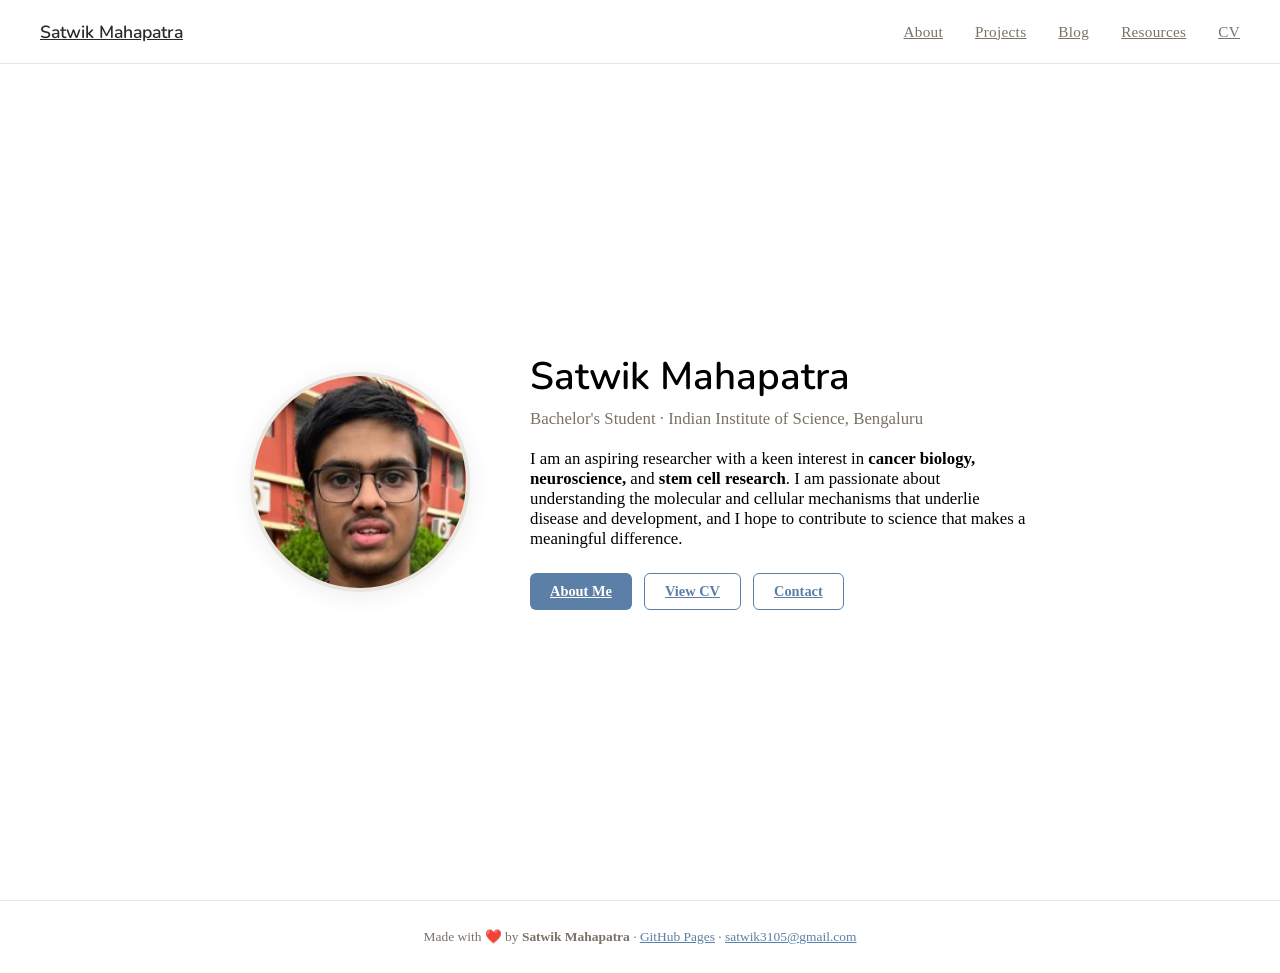
<file: index.html>
<!DOCTYPE html>
<html lang="en">
<head>
  <meta charset="UTF-8"/>
  <meta name="viewport" content="width=device-width, initial-scale=1.0"/>
  <title>Satwik Mahapatra</title>
  <link rel="stylesheet" href="style.css"/>
</head>
<body>
<nav>
  <a href="index.html" class="nav-brand">Satwik Mahapatra</a>
  <ul class="nav-links" id="navLinks">
    <li><a href="about.html">About</a></li>
    <li><a href="projects.html">Projects</a></li>
    <li><a href="blog.html">Blog</a></li>
    <li><a href="resources.html">Resources</a></li>
    <li><a href="cv.html">CV</a></li>
  </ul>
  <div class="hamburger" onclick="toggleMenu()"><span></span><span></span><span></span></div>
</nav>
<main>
  <section class="hero">
    <div class="hero-photo">
<img src="photo.png" alt="Satwik Mahapatra"/>
    </div>
    <div class="hero-text">
      <h1>Satwik Mahapatra</h1>
      <p class="subtitle">Bachelor's Student · Indian Institute of Science, Bengaluru</p>
      <p>I am an aspiring researcher with a keen interest in <strong>cancer biology, neuroscience,</strong> and <strong>stem cell research</strong>. I am passionate about understanding the molecular and cellular mechanisms that underlie disease and development, and I hope to contribute to science that makes a meaningful difference.</p>
      <div class="hero-links">
        <a href="about.html" class="btn btn-primary">About Me</a>
        <a href="cv.html" class="btn btn-outline">View CV</a>
        <a href="mailto:satwik3105@gmail.com" class="btn btn-outline">Contact</a>
      </div>
    </div>
  </section>
</main>
<footer>
  <p>Made with ❤️ by <strong>Satwik Mahapatra</strong> · <a href="https://pages.github.com" target="_blank">GitHub Pages</a> · <a href="mailto:satwik3105@gmail.com">satwik3105@gmail.com</a></p>
</footer>
<script src="nav.js"></script>
</body>
</html>
</file>
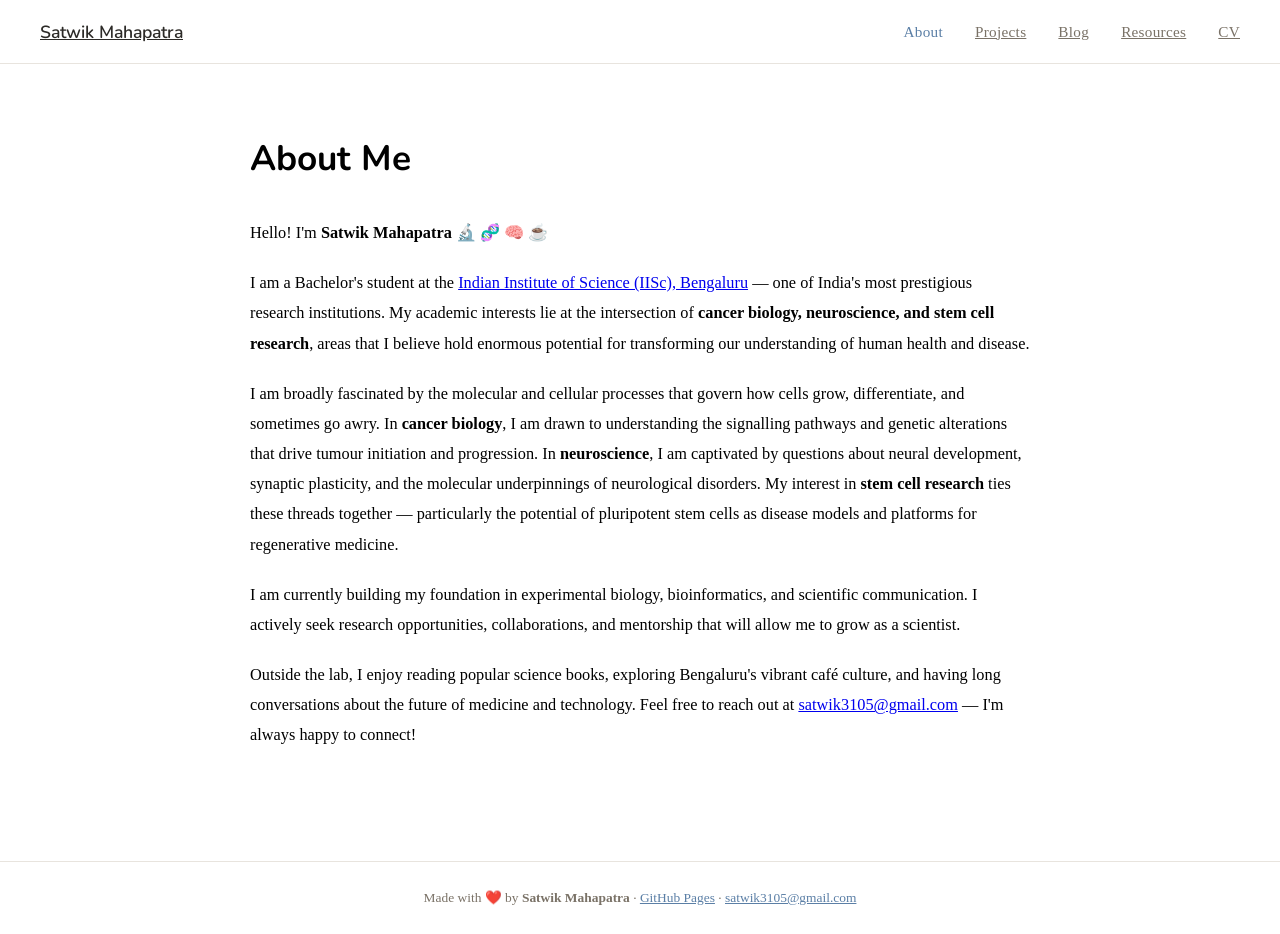
<file: about.html>
<!DOCTYPE html>
<html lang="en">
<head>
  <meta charset="UTF-8"/>
  <meta name="viewport" content="width=device-width, initial-scale=1.0"/>
  <title>About · Satwik Mahapatra</title>
  <link rel="stylesheet" href="style.css"/>
</head>
<body>
<nav>
  <a href="index.html" class="nav-brand">Satwik Mahapatra</a>
  <ul class="nav-links" id="navLinks">
    <li><a href="about.html">About</a></li>
    <li><a href="projects.html">Projects</a></li>
    <li><a href="blog.html">Blog</a></li>
    <li><a href="resources.html">Resources</a></li>
    <li><a href="cv.html">CV</a></li>
  </ul>
  <div class="hamburger" onclick="toggleMenu()"><span></span><span></span><span></span></div>
</nav>
<main>
  <div class="page-content">
    <h1><strong>About Me</strong></h1>
    <div class="about-body">
      <p>Hello! I'm <strong>Satwik Mahapatra</strong> 🔬 🧬 🧠 ☕</p>
      <p>I am a Bachelor's student at the <a href="https://iisc.ac.in" target="_blank">Indian Institute of Science (IISc), Bengaluru</a> — one of India's most prestigious research institutions. My academic interests lie at the intersection of <strong>cancer biology, neuroscience, and stem cell research</strong>, areas that I believe hold enormous potential for transforming our understanding of human health and disease.</p>
      <p>I am broadly fascinated by the molecular and cellular processes that govern how cells grow, differentiate, and sometimes go awry. In <strong>cancer biology</strong>, I am drawn to understanding the signalling pathways and genetic alterations that drive tumour initiation and progression. In <strong>neuroscience</strong>, I am captivated by questions about neural development, synaptic plasticity, and the molecular underpinnings of neurological disorders. My interest in <strong>stem cell research</strong> ties these threads together — particularly the potential of pluripotent stem cells as disease models and platforms for regenerative medicine.</p>
      <p>I am currently building my foundation in experimental biology, bioinformatics, and scientific communication. I actively seek research opportunities, collaborations, and mentorship that will allow me to grow as a scientist.</p>
      <p>Outside the lab, I enjoy reading popular science books, exploring Bengaluru's vibrant café culture, and having long conversations about the future of medicine and technology. Feel free to reach out at <a href="mailto:satwik3105@gmail.com">satwik3105@gmail.com</a> — I'm always happy to connect!</p>
    </div>
  </div>
</main>
<footer>
  <p>Made with ❤️ by <strong>Satwik Mahapatra</strong> · <a href="https://pages.github.com" target="_blank">GitHub Pages</a> · <a href="mailto:satwik3105@gmail.com">satwik3105@gmail.com</a></p>
</footer>
<script src="nav.js"></script>
</body>
</html>
</file>
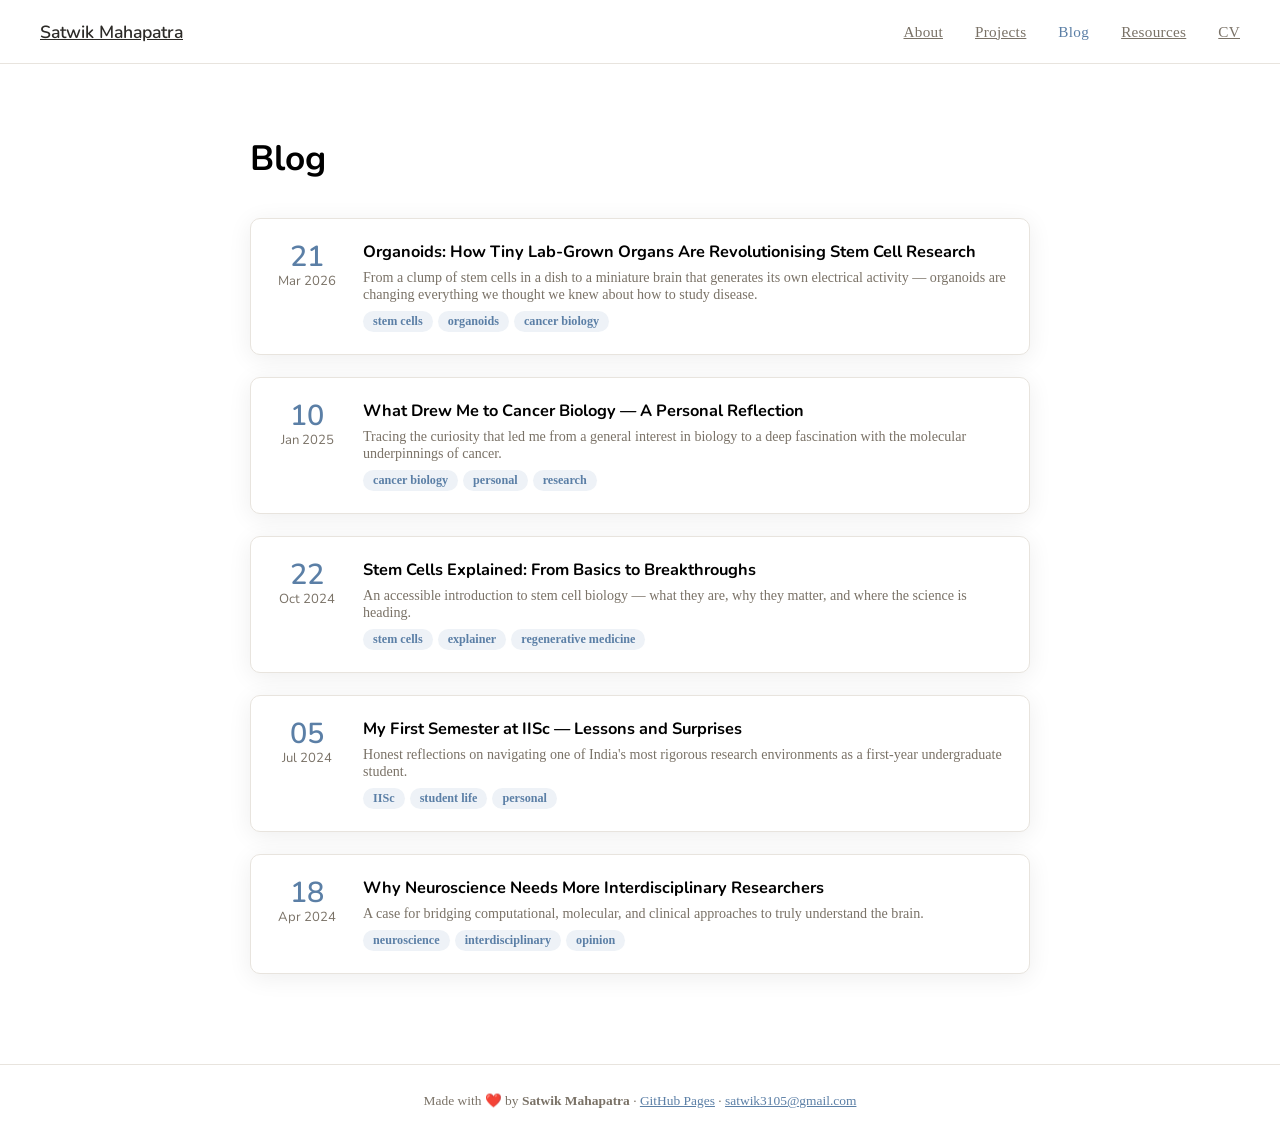
<file: blog.html>
<!DOCTYPE html>
<html lang="en">
<head>
  <meta charset="UTF-8"/>
  <meta name="viewport" content="width=device-width, initial-scale=1.0"/>
  <title>Blog · Satwik Mahapatra</title>
  <link rel="stylesheet" href="style.css"/>
</head>
<body>
<nav>
  <a href="index.html" class="nav-brand">Satwik Mahapatra</a>
  <ul class="nav-links" id="navLinks">
    <li><a href="about.html">About</a></li>
    <li><a href="projects.html">Projects</a></li>
    <li><a href="blog.html">Blog</a></li>
    <li><a href="resources.html">Resources</a></li>
    <li><a href="cv.html">CV</a></li>
  </ul>
  <div class="hamburger" onclick="toggleMenu()"><span></span><span></span><span></span></div>
</nav>

<main>
  <div class="page-content">
    <h1><strong>Blog</strong></h1>
    <div class="blog-list">

      <!-- ═══════════════════════════════════════════════════
           TO ADD A NEW POST: copy one blog-item block below,
           paste it at the top of this list, and edit the
           date, title, excerpt, tags, and post link.
           ═══════════════════════════════════════════════════ -->

      <a href="post.html?id=organoids-stem-cell-frontier" style="text-decoration:none;color:inherit;">
        <div class="blog-item">
          <div class="blog-date">
            <div class="day">21</div>Mar 2026
          </div>
          <div class="blog-content">
            <h3>Organoids: How Tiny Lab-Grown Organs Are Revolutionising Stem Cell Research</h3>
            <p>From a clump of stem cells in a dish to a miniature brain that generates its own electrical activity — organoids are changing everything we thought we knew about how to study disease.</p>
            <div class="tags" style="margin-top:8px">
              <span class="tag">stem cells</span>
              <span class="tag">organoids</span>
              <span class="tag">cancer biology</span>
            </div>
          </div>
        </div>
      </a>

      <a href="post.html?id=cancer-biology-reflection" style="text-decoration:none;color:inherit;">
        <div class="blog-item">
          <div class="blog-date">
            <div class="day">10</div>Jan 2025
          </div>
          <div class="blog-content">
            <h3>What Drew Me to Cancer Biology — A Personal Reflection</h3>
            <p>Tracing the curiosity that led me from a general interest in biology to a deep fascination with the molecular underpinnings of cancer.</p>
            <div class="tags" style="margin-top:8px">
              <span class="tag">cancer biology</span>
              <span class="tag">personal</span>
              <span class="tag">research</span>
            </div>
          </div>
        </div>
      </a>

      <a href="post.html?id=stem-cells-explained" style="text-decoration:none;color:inherit;">
        <div class="blog-item">
          <div class="blog-date">
            <div class="day">22</div>Oct 2024
          </div>
          <div class="blog-content">
            <h3>Stem Cells Explained: From Basics to Breakthroughs</h3>
            <p>An accessible introduction to stem cell biology — what they are, why they matter, and where the science is heading.</p>
            <div class="tags" style="margin-top:8px">
              <span class="tag">stem cells</span>
              <span class="tag">explainer</span>
              <span class="tag">regenerative medicine</span>
            </div>
          </div>
        </div>
      </a>

      <a href="post.html?id=first-semester-iisc" style="text-decoration:none;color:inherit;">
        <div class="blog-item">
          <div class="blog-date">
            <div class="day">05</div>Jul 2024
          </div>
          <div class="blog-content">
            <h3>My First Semester at IISc — Lessons and Surprises</h3>
            <p>Honest reflections on navigating one of India's most rigorous research environments as a first-year undergraduate student.</p>
            <div class="tags" style="margin-top:8px">
              <span class="tag">IISc</span>
              <span class="tag">student life</span>
              <span class="tag">personal</span>
            </div>
          </div>
        </div>
      </a>

      <a href="post.html?id=interdisciplinary-neuroscience" style="text-decoration:none;color:inherit;">
        <div class="blog-item">
          <div class="blog-date">
            <div class="day">18</div>Apr 2024
          </div>
          <div class="blog-content">
            <h3>Why Neuroscience Needs More Interdisciplinary Researchers</h3>
            <p>A case for bridging computational, molecular, and clinical approaches to truly understand the brain.</p>
            <div class="tags" style="margin-top:8px">
              <span class="tag">neuroscience</span>
              <span class="tag">interdisciplinary</span>
              <span class="tag">opinion</span>
            </div>
          </div>
        </div>
      </a>

    </div>
  </div>
</main>

<footer>
  <p>Made with ❤️ by <strong>Satwik Mahapatra</strong> · <a href="https://pages.github.com" target="_blank">GitHub Pages</a> · <a href="mailto:satwik3105@gmail.com">satwik3105@gmail.com</a></p>
</footer>
<script src="nav.js"></script>
</body>
</html>
</file>
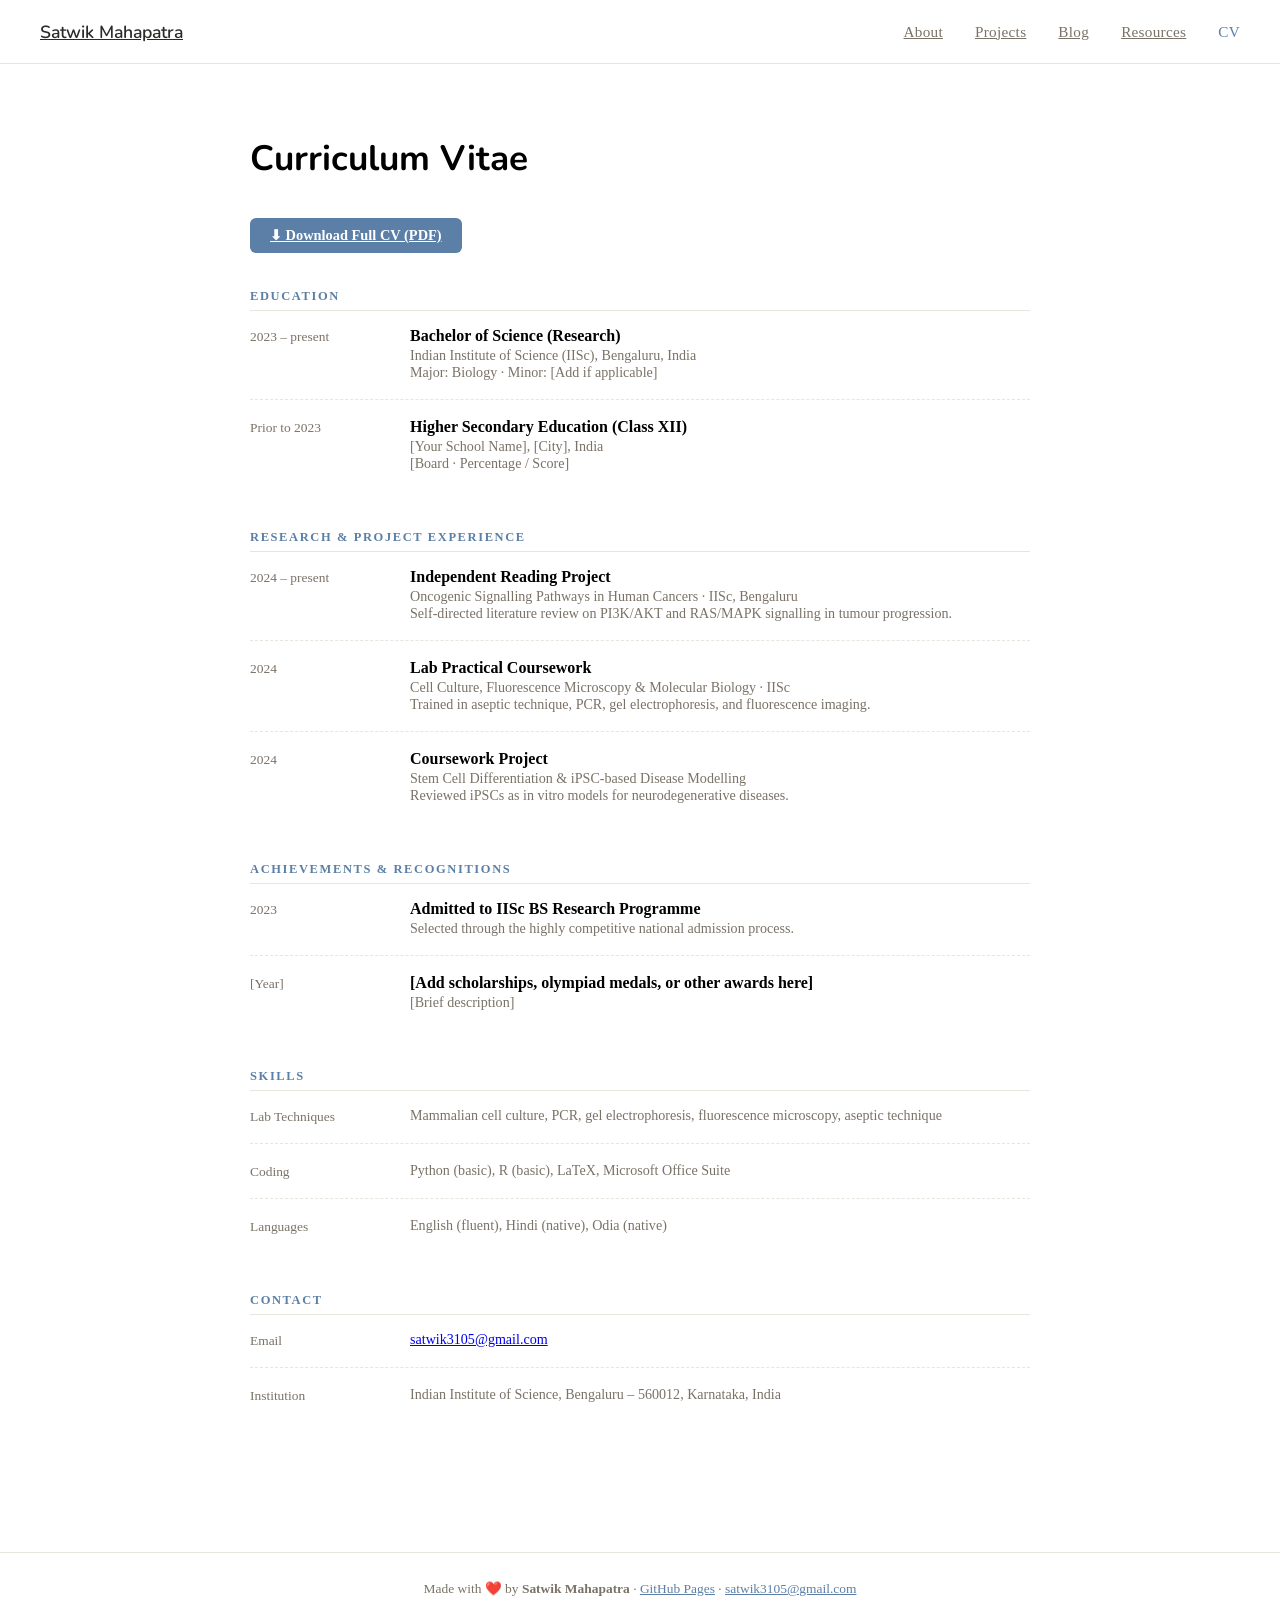
<file: cv.html>
<!DOCTYPE html>
<html lang="en">
<head>
  <meta charset="UTF-8"/>
  <meta name="viewport" content="width=device-width, initial-scale=1.0"/>
  <title>CV · Satwik Mahapatra</title>
  <link rel="stylesheet" href="style.css"/>
</head>
<body>
<nav>
  <a href="index.html" class="nav-brand">Satwik Mahapatra</a>
  <ul class="nav-links" id="navLinks">
    <li><a href="about.html">About</a></li>
    <li><a href="projects.html">Projects</a></li>
    <li><a href="blog.html">Blog</a></li>
    <li><a href="resources.html">Resources</a></li>
    <li><a href="cv.html">CV</a></li>
  </ul>
  <div class="hamburger" onclick="toggleMenu()"><span></span><span></span><span></span></div>
</nav>
<main>
  <div class="page-content">
    <h1><strong>Curriculum Vitae</strong></h1>
    <p style="margin-bottom:36px"><a href="#" class="btn btn-primary">⬇ Download Full CV (PDF)</a></p>

    <div class="cv-section">
      <h3>Education</h3>
      <div class="cv-entry">
        <div class="cv-year">2023 – present</div>
        <div class="cv-info">
          <h4>Bachelor of Science (Research)</h4>
          <p>Indian Institute of Science (IISc), Bengaluru, India</p>
          <p>Major: Biology · Minor: [Add if applicable]</p>
        </div>
      </div>
      <div class="cv-entry">
        <div class="cv-year">Prior to 2023</div>
        <div class="cv-info">
          <h4>Higher Secondary Education (Class XII)</h4>
          <p>[Your School Name], [City], India</p>
          <p>[Board · Percentage / Score]</p>
        </div>
      </div>
    </div>

    <div class="cv-section">
      <h3>Research &amp; Project Experience</h3>
      <div class="cv-entry">
        <div class="cv-year">2024 – present</div>
        <div class="cv-info">
          <h4>Independent Reading Project</h4>
          <p>Oncogenic Signalling Pathways in Human Cancers · IISc, Bengaluru</p>
          <p>Self-directed literature review on PI3K/AKT and RAS/MAPK signalling in tumour progression.</p>
        </div>
      </div>
      <div class="cv-entry">
        <div class="cv-year">2024</div>
        <div class="cv-info">
          <h4>Lab Practical Coursework</h4>
          <p>Cell Culture, Fluorescence Microscopy &amp; Molecular Biology · IISc</p>
          <p>Trained in aseptic technique, PCR, gel electrophoresis, and fluorescence imaging.</p>
        </div>
      </div>
      <div class="cv-entry">
        <div class="cv-year">2024</div>
        <div class="cv-info">
          <h4>Coursework Project</h4>
          <p>Stem Cell Differentiation &amp; iPSC-based Disease Modelling</p>
          <p>Reviewed iPSCs as in vitro models for neurodegenerative diseases.</p>
        </div>
      </div>
    </div>

    <div class="cv-section">
      <h3>Achievements &amp; Recognitions</h3>
      <div class="cv-entry">
        <div class="cv-year">2023</div>
        <div class="cv-info">
          <h4>Admitted to IISc BS Research Programme</h4>
          <p>Selected through the highly competitive national admission process.</p>
        </div>
      </div>
      <div class="cv-entry">
        <div class="cv-year">[Year]</div>
        <div class="cv-info">
          <h4>[Add scholarships, olympiad medals, or other awards here]</h4>
          <p>[Brief description]</p>
        </div>
      </div>
    </div>

    <div class="cv-section">
      <h3>Skills</h3>
      <div class="cv-entry">
        <div class="cv-year">Lab Techniques</div>
        <div class="cv-info"><p>Mammalian cell culture, PCR, gel electrophoresis, fluorescence microscopy, aseptic technique</p></div>
      </div>
      <div class="cv-entry">
        <div class="cv-year">Coding</div>
        <div class="cv-info"><p>Python (basic), R (basic), LaTeX, Microsoft Office Suite</p></div>
      </div>
      <div class="cv-entry">
        <div class="cv-year">Languages</div>
        <div class="cv-info"><p>English (fluent), Hindi (native), Odia (native)</p></div>
      </div>
    </div>

    <div class="cv-section">
      <h3>Contact</h3>
      <div class="cv-entry">
        <div class="cv-year">Email</div>
        <div class="cv-info"><p><a href="mailto:satwik3105@gmail.com">satwik3105@gmail.com</a></p></div>
      </div>
      <div class="cv-entry">
        <div class="cv-year">Institution</div>
        <div class="cv-info"><p>Indian Institute of Science, Bengaluru – 560012, Karnataka, India</p></div>
      </div>
    </div>
  </div>
</main>
<footer>
  <p>Made with ❤️ by <strong>Satwik Mahapatra</strong> · <a href="https://pages.github.com" target="_blank">GitHub Pages</a> · <a href="mailto:satwik3105@gmail.com">satwik3105@gmail.com</a></p>
</footer>
<script src="nav.js"></script>
</body>
</html>
</file>
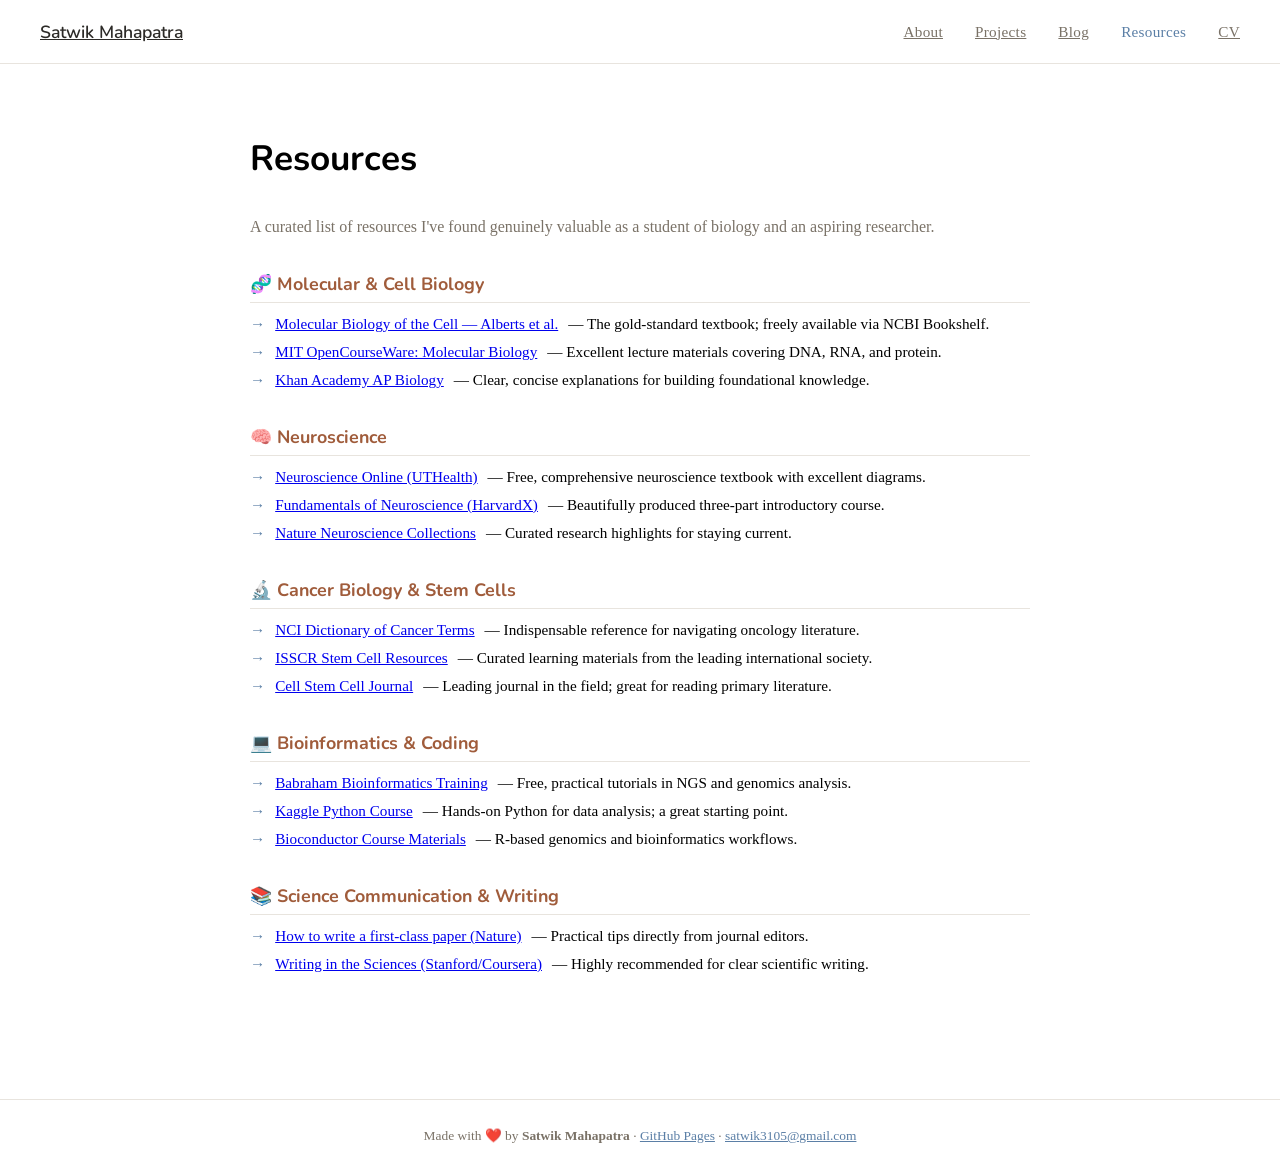
<file: resources.html>
<!DOCTYPE html>
<html lang="en">
<head>
  <meta charset="UTF-8"/>
  <meta name="viewport" content="width=device-width, initial-scale=1.0"/>
  <title>Resources · Satwik Mahapatra</title>
  <link rel="stylesheet" href="style.css"/>
</head>
<body>
<nav>
  <a href="index.html" class="nav-brand">Satwik Mahapatra</a>
  <ul class="nav-links" id="navLinks">
    <li><a href="about.html">About</a></li>
    <li><a href="projects.html">Projects</a></li>
    <li><a href="blog.html">Blog</a></li>
    <li><a href="resources.html">Resources</a></li>
    <li><a href="cv.html">CV</a></li>
  </ul>
  <div class="hamburger" onclick="toggleMenu()"><span></span><span></span><span></span></div>
</nav>
<main>
  <div class="page-content">
    <h1><strong>Resources</strong></h1>
    <p style="margin-bottom:36px;color:var(--muted)">A curated list of resources I've found genuinely valuable as a student of biology and an aspiring researcher.</p>

    <div class="resource-section">
      <h3>🧬 Molecular &amp; Cell Biology</h3>
      <ul class="resource-list">
        <li><a href="https://www.ncbi.nlm.nih.gov/books/NBK21054/" target="_blank">Molecular Biology of the Cell — Alberts et al.</a> — The gold-standard textbook; freely available via NCBI Bookshelf.</li>
        <li><a href="https://ocw.mit.edu/courses/7-28-molecular-biology-spring-2005/" target="_blank">MIT OpenCourseWare: Molecular Biology</a> — Excellent lecture materials covering DNA, RNA, and protein.</li>
        <li><a href="https://www.khanacademy.org/science/ap-biology" target="_blank">Khan Academy AP Biology</a> — Clear, concise explanations for building foundational knowledge.</li>
      </ul>
    </div>

    <div class="resource-section">
      <h3>🧠 Neuroscience</h3>
      <ul class="resource-list">
        <li><a href="https://nba.uth.tmc.edu/neuroscience/" target="_blank">Neuroscience Online (UTHealth)</a> — Free, comprehensive neuroscience textbook with excellent diagrams.</li>
        <li><a href="https://www.edx.org/learn/neuroscience" target="_blank">Fundamentals of Neuroscience (HarvardX)</a> — Beautifully produced three-part introductory course.</li>
        <li><a href="https://www.nature.com/collections/neuroscience" target="_blank">Nature Neuroscience Collections</a> — Curated research highlights for staying current.</li>
      </ul>
    </div>

    <div class="resource-section">
      <h3>🔬 Cancer Biology &amp; Stem Cells</h3>
      <ul class="resource-list">
        <li><a href="https://www.cancer.gov/publications/dictionaries/cancer-terms" target="_blank">NCI Dictionary of Cancer Terms</a> — Indispensable reference for navigating oncology literature.</li>
        <li><a href="https://www.isscr.org/resources" target="_blank">ISSCR Stem Cell Resources</a> — Curated learning materials from the leading international society.</li>
        <li><a href="https://www.cell.com/cell-stem-cell/home" target="_blank">Cell Stem Cell Journal</a> — Leading journal in the field; great for reading primary literature.</li>
      </ul>
    </div>

    <div class="resource-section">
      <h3>💻 Bioinformatics &amp; Coding</h3>
      <ul class="resource-list">
        <li><a href="https://www.bioinformatics.babraham.ac.uk/training/" target="_blank">Babraham Bioinformatics Training</a> — Free, practical tutorials in NGS and genomics analysis.</li>
        <li><a href="https://www.kaggle.com/learn/python" target="_blank">Kaggle Python Course</a> — Hands-on Python for data analysis; a great starting point.</li>
        <li><a href="https://bioconductor.org/help/course-materials/" target="_blank">Bioconductor Course Materials</a> — R-based genomics and bioinformatics workflows.</li>
      </ul>
    </div>

    <div class="resource-section">
      <h3>📚 Science Communication &amp; Writing</h3>
      <ul class="resource-list">
        <li><a href="https://www.nature.com/articles/d41586-018-02404-4" target="_blank">How to write a first-class paper (Nature)</a> — Practical tips directly from journal editors.</li>
        <li><a href="https://www.coursera.org/learn/sciwrite" target="_blank">Writing in the Sciences (Stanford/Coursera)</a> — Highly recommended for clear scientific writing.</li>
      </ul>
    </div>
  </div>
</main>
<footer>
  <p>Made with ❤️ by <strong>Satwik Mahapatra</strong> · <a href="https://pages.github.com" target="_blank">GitHub Pages</a> · <a href="mailto:satwik3105@gmail.com">satwik3105@gmail.com</a></p>
</footer>
<script src="nav.js"></script>
</body>
</html>
</file>
<file: style.css>
@import url('https://fonts.googleapis.com/css2?family=Nunito:ital,wght@0,300;0,400;0,600;0,700;1,400&family=Source+Code+Pro:wght@400;600&display=swap');

:root {
  --bg: #faf9f7;
  --surface: #ffffff;
  --border: #e8e4de;
  --text: #2c2a27;
  --muted: #7a7267;
  --accent: #5b7fa6;
  --accent2: #a05c3b;
  --tag-bg: #eef2f7;
  --nav-h: 64px;
  --radius: 10px;
  --shadow: 0 4px 24px rgba(0,0,0,0.07);
}

*, *::before, *::after { box-sizing: border-box; margin: 0; padding: 0; }
html { scroll-behavior: smooth; }
font-family: 'Nunito', sans-serif; background: var(--bg); color: var(--text); line-height: 1.75; font-size: 17px; }
a { color: var(--accent); text-decoration: none; }
a:hover { text-decoration: underline; }
img { max-width: 100%; display: block; }

nav {
  position: fixed; top: 0; left: 0; right: 0;
  height: var(--nav-h);
  background: rgba(255,255,255,0.95);
  backdrop-filter: blur(10px);
  border-bottom: 1px solid var(--border);
  z-index: 100;
  display: flex; align-items: center; justify-content: space-between;
  padding: 0 40px;
}
.nav-brand { font-family: 'Nunito', sans-serif; font-weight: 600; font-size: 1.1rem; color: var(--text); }
.nav-brand:hover { text-decoration: none; }
.nav-links { display: flex; gap: 32px; list-style: none; }
.nav-links a { font-size: 0.95rem; color: var(--muted); transition: color 0.2s; letter-spacing: 0.02em; }
.nav-links a:hover, .nav-links a.active { color: var(--accent); text-decoration: none; }
.hamburger { display: none; flex-direction: column; gap: 5px; cursor: pointer; }
.hamburger span { width: 24px; height: 2px; background: var(--text); border-radius: 2px; }

main { padding-top: var(--nav-h); }

.page-content { max-width: 860px; margin: 0 auto; padding: 70px 40px 90px; }
.page-content > h1 { font-family: 'Nunito', sans-serif; font-size: 2.2rem; font-weight: 600; margin-bottom: 36px; }

.hero { display: flex; align-items: center; gap: 60px; min-height: calc(100vh - var(--nav-h)); max-width: 860px; margin: 0 auto; padding: 40px; }
.hero-photo { flex-shrink: 0; width: 220px; height: 220px; border-radius: 50%; overflow: hidden; border: 4px solid var(--border); box-shadow: var(--shadow); }
.hero-photo img { width: 100%; height: 100%; object-fit: cover; }
.hero-text h1 { font-family: 'Nunito', sans-serif; font-size: 2.4rem; font-weight: 600; line-height: 1.2; margin-bottom: 8px; }
.hero-text .subtitle { color: var(--muted); font-size: 1.05rem; margin-bottom: 20px; }
.hero-text > p { font-size: 1.05rem; max-width: 500px; }
.hero-links { margin-top: 24px; display: flex; gap: 12px; flex-wrap: wrap; }

.btn { display: inline-flex; align-items: center; gap: 6px; padding: 9px 20px; border-radius: 6px; font-size: 0.9rem; font-weight: 600; transition: all 0.2s; }
.btn-primary { background: var(--accent); color: #fff; border: none; }
.btn-primary:hover { background: #4a6e94; text-decoration: none; }
.btn-outline { border: 1.5px solid var(--accent); color: var(--accent); background: none; }
.btn-outline:hover { background: var(--accent); color: #fff; text-decoration: none; }

.about-body p { margin-bottom: 20px; font-size: 1.02rem; line-height: 1.85; }

.projects-grid { display: grid; grid-template-columns: repeat(auto-fill, minmax(255px, 1fr)); gap: 26px; }
.project-card { background: var(--surface); border: 1px solid var(--border); border-radius: var(--radius); overflow: hidden; box-shadow: var(--shadow); transition: transform 0.2s, box-shadow 0.2s; }
.project-card:hover { transform: translateY(-4px); box-shadow: 0 8px 32px rgba(0,0,0,0.11); }
.project-card img { width: 100%; height: 160px; object-fit: cover; }
.card-body { padding: 16px 18px 18px; }
.card-body h3 { font-family: 'Nunito', sans-serif; font-size: 0.98rem; font-weight: 600; margin-bottom: 7px; line-height: 1.4; }
.card-body p { font-size: 0.86rem; color: var(--muted); margin-bottom: 12px; }
.tags { display: flex; flex-wrap: wrap; gap: 5px; }
.tag { background: var(--tag-bg); color: var(--accent); font-size: 0.76rem; font-weight: 600; padding: 3px 10px; border-radius: 20px; }

.blog-list { display: flex; flex-direction: column; gap: 22px; }
.blog-item { display: flex; gap: 22px; padding: 22px; background: var(--surface); border: 1px solid var(--border); border-radius: var(--radius); box-shadow: var(--shadow); transition: transform 0.2s; }
.blog-item:hover { transform: translateX(4px); }
.blog-date { min-width: 68px; text-align: center; font-family: 'Nunito', sans-serif; font-size: 0.82rem; color: var(--muted); padding-top: 2px; }
.blog-date .day { font-size: 1.8rem; font-weight: 600; color: var(--accent); line-height: 1; }
.blog-content h3 { font-family: 'Nunito', sans-serif; font-size: 1.02rem; margin-bottom: 6px; }
.blog-content p { font-size: 0.88rem; color: var(--muted); }

.post-header { margin-bottom: 40px; padding-bottom: 28px; border-bottom: 1px solid var(--border); }
.post-header h1 { font-family: 'Nunito', sans-serif; font-size: 2rem; font-weight: 600; line-height: 1.3; margin-bottom: 12px; }
.post-meta { font-size: 0.88rem; color: var(--muted); display: flex; gap: 16px; flex-wrap: wrap; }
.post-body { font-size: 1.02rem; line-height: 1.85; }
.post-body h2 { font-family: 'Nunito', sans-serif; font-size: 1.5rem; font-weight: 600; margin: 40px 0 16px; }
.post-body h3 { font-family: 'Nunito', sans-serif; font-size: 1.2rem; font-weight: 600; margin: 28px 0 12px; }
.post-body p { margin-bottom: 20px; }
.post-body ul, .post-body ol { margin: 0 0 20px 24px; }
.post-body li { margin-bottom: 6px; }
.post-body blockquote { border-left: 3px solid var(--accent); padding: 12px 20px; margin: 24px 0; background: var(--tag-bg); border-radius: 0 var(--radius) var(--radius) 0; font-style: italic; color: var(--muted); }
.post-body img { border-radius: var(--radius); margin: 24px auto; box-shadow: var(--shadow); }
.post-tags { margin-top: 40px; padding-top: 24px; border-top: 1px solid var(--border); }
.post-nav { display: flex; justify-content: space-between; gap: 20px; margin-top: 40px; padding-top: 28px; border-top: 1px solid var(--border); }
.post-nav a { font-size: 0.9rem; font-weight: 600; color: var(--accent); max-width: 45%; }
.back-link { display: inline-flex; align-items: center; gap: 6px; margin-bottom: 32px; font-size: 0.9rem; font-weight: 600; color: var(--accent); }

.resource-section { margin-bottom: 36px; }
.resource-section h3 { font-family: 'Nunito', sans-serif; font-size: 1.12rem; color: var(--accent2); margin-bottom: 12px; padding-bottom: 6px; border-bottom: 1px solid var(--border); }
.resource-list { list-style: none; display: flex; flex-direction: column; gap: 10px; }
.resource-list li { display: flex; align-items: flex-start; gap: 10px; font-size: 0.95rem; }
.resource-list li::before { content: "→"; color: var(--accent); flex-shrink: 0; }

.cv-section { margin-bottom: 40px; }
.cv-section h3 { font-size: 0.78rem; font-weight: 600; letter-spacing: 0.13em; text-transform: uppercase; color: var(--accent); margin-bottom: 16px; padding-bottom: 6px; border-bottom: 1px solid var(--border); }
.cv-entry { display: grid; grid-template-columns: 140px 1fr; gap: 10px 20px; margin-bottom: 18px; padding-bottom: 18px; border-bottom: 1px dashed var(--border); }
.cv-entry:last-child { border-bottom: none; }
.cv-year { font-size: 0.84rem; color: var(--muted); padding-top: 2px; }
.cv-info h4 { font-size: 1rem; font-weight: 600; margin-bottom: 2px; }
.cv-info p { font-size: 0.88rem; color: var(--muted); }

footer { text-align: center; padding: 28px 20px; font-size: 0.84rem; color: var(--muted); border-top: 1px solid var(--border); }
footer a { color: var(--accent); }

@media (max-width: 680px) {
  nav { padding: 0 20px; }
  .nav-links { display: none; flex-direction: column; position: absolute; top: var(--nav-h); left: 0; right: 0; background: #fff; border-bottom: 1px solid var(--border); padding: 20px; gap: 16px; }
  .nav-links.open { display: flex; }
  .hamburger { display: flex; }
  .hero { flex-direction: column; text-align: center; padding: 50px 20px 60px; gap: 28px; }
  .hero-photo { width: 160px; height: 160px; }
  .hero-links { justify-content: center; }
  .page-content { padding: 50px 20px 60px; }
  .cv-entry { grid-template-columns: 1fr; gap: 4px; }
  .post-nav { flex-direction: column; }
  .post-nav a { max-width: 100%; }
}
</file>
